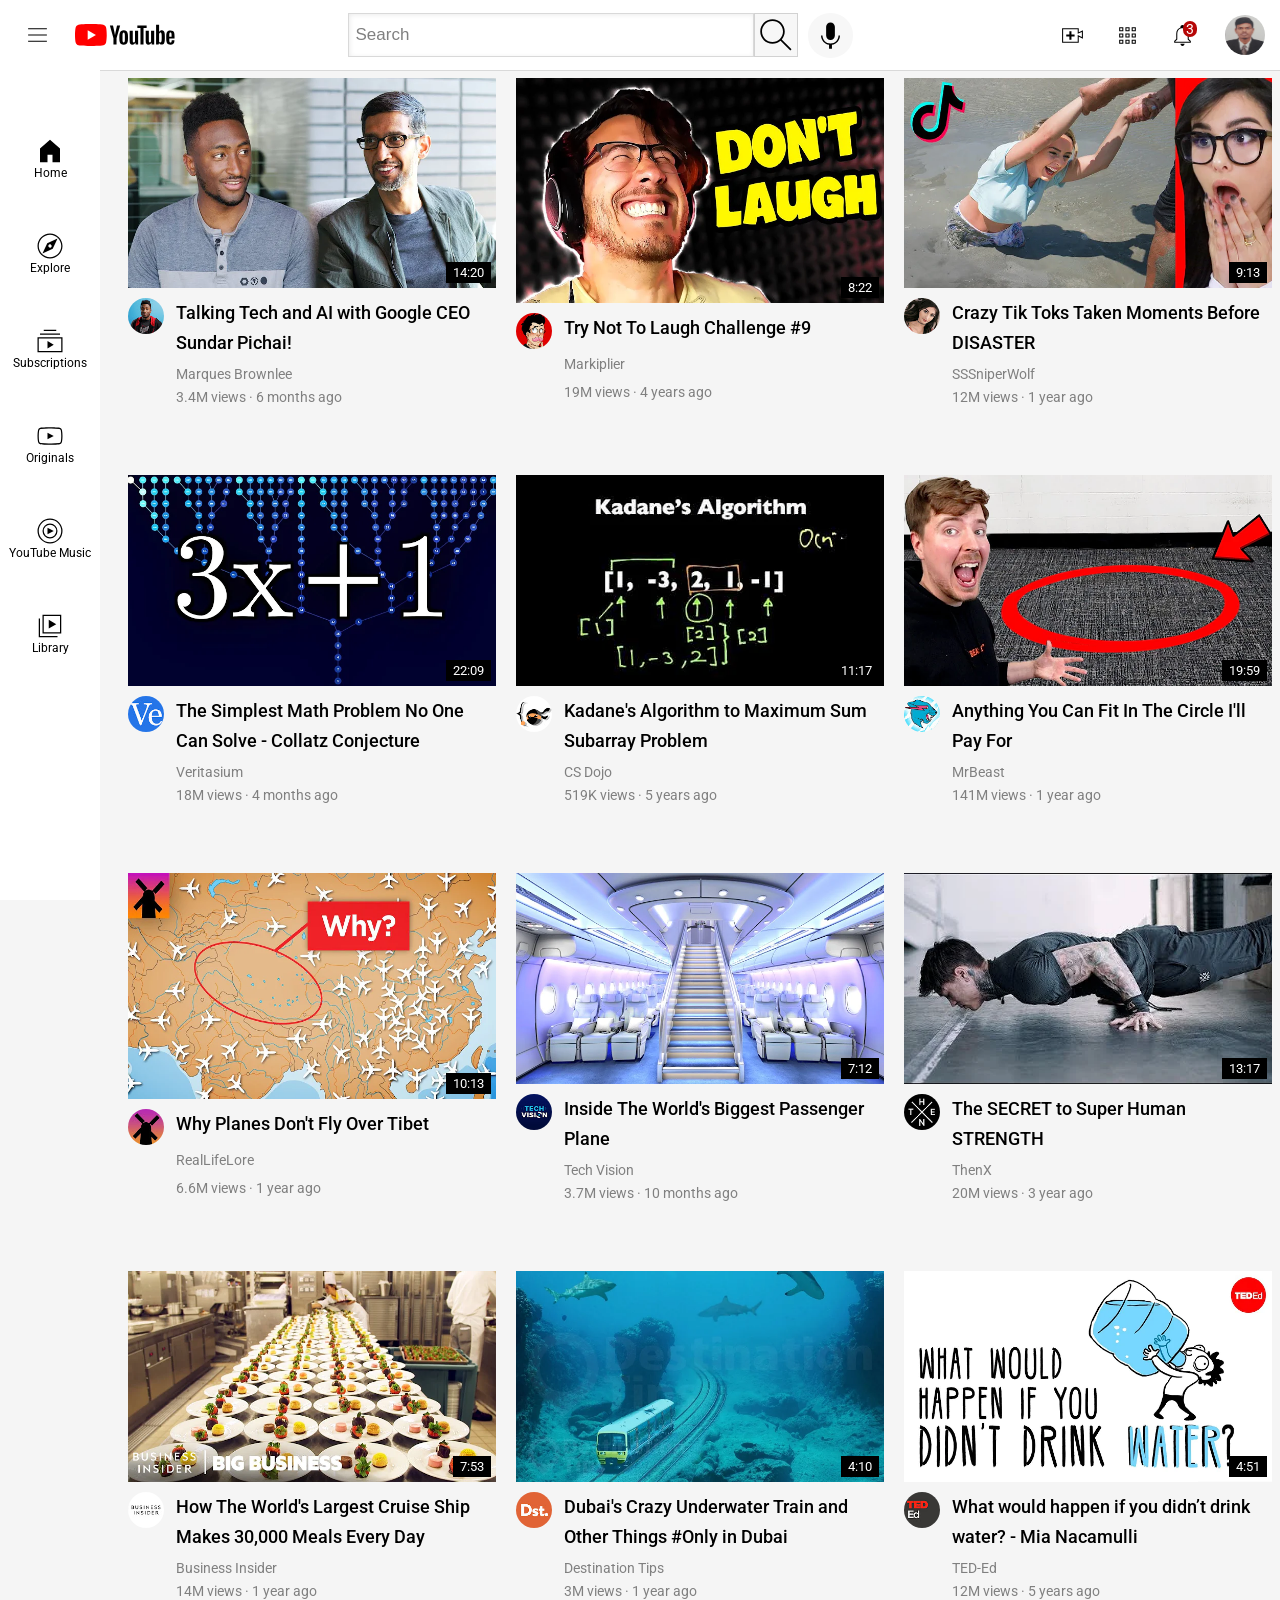
<file: index.html>
<!DOCTYPE html>
<html>
  <head>
    <title>YoutubeRepository.com</title>
    <link rel="preconnect" href="https://fonts.googleapis.com">
    <link rel="preconnect" href="https://fonts.gstatic.com" crossorigin>
    <link href="https://fonts.googleapis.com/css2?family=Montserrat:ital,wght@0,700;1,400&family=Roboto:wght@400;500;700&display=swap" rel="stylesheet">

    <link rel="stylesheet" href="general.css">
    <link rel="stylesheet" href="video.css">
    <link rel="stylesheet" href="header.css">
    <link rel="stylesheet" href="sidebar.css">
    <style>
      
    </style>
  </head>
  <body>
    <div class="header">
      <div class="left">
        <img class="hamburger-menu" src="icons/hamburger-menu.svg">
        <img class="youtube-logo"src="icons/youtube-logo.svg">
      </div>
      <div class="middle">
        <input class="searchbar" type="text" placeholder="Search">
        <div class="tools">
          <img class="Search-icon" src="icons/search.svg">
          <div class="tooltip">Search</div>
        </div>
        <div class="tools">
          <img class="mic-icon" src="icons/voice-search-icon.svg">
          <div class="tooltip">Search with your voice</div>
        </div>
        
      </div>
      <div class="right">
        <div class="tools">
          <img class="create-icon" src="icons/upload.svg">
          <div class="tooltip">Create</div>
        </div>
        <div class="tools">
          <img class="apps-icon" src="icons/youtube-apps.svg">
          <div class="tooltip">YouTube apps</div>
        </div>
        <div class="notification-block">
          <img class="notification-icon" src="icons/notifications.svg">
          <div class="tooltip">notifications</div>
          <div class="count">3</div>
          
        </div>  
        <img class="current-user" src="profile/vigneswaran coat.png">
      </div>
    </div>


    <div class="sidebar">
     <div class="home-blocks">
      <img class="sidebar-icon" src="icons/home.svg">
      Home
     </div>
     <div class="explore-blocks">
      <img class="sidebar-icon" src="icons/explore.svg">
      Explore
     </div>
     <div class="Subscription-blocks">
      <img class="sidebar-icon" src="icons/subscriptions.svg">
      Subscriptions
     </div>
     <div class="originals-blocks">
      <img class="sidebar-icon" src="icons/originals.svg">
      Originals
     </div>
     <div class="youtube-music-blocks">
      <img class="sidebar-icon" src="icons/youtube-music.svg">
      YouTube Music
     </div>
     <div class="library-blocks">
      <img class="sidebar-icon" src="icons/library.svg">
      Library
     </div>
    </div>


    <div class="main-grid">


      <div class="section">
        <div class="video-img">
          <a href="https://www.youtube.com/watch?v=n2RNcPRtAiY">
            <img class="i-video-img" src="videos/thumbnail-1.webp">
          </a>
          <div class="time">
            14:20
          </div>
        </div>
        <div class="video-info">
          <div class="profile-pic">
            <img class="i-profile-pic" src="profile/channel-1.jpeg">
          </div>
          <div class="other-info">
            <div class="video-name">
              <p class="p-video-name">
                Talking Tech and AI with Google CEO Sundar Pichai!
              </p>
            </div>
            <div class="youtuber-name">
              <p class="p-youtuber-name">
                Marques Brownlee
              </p>
            </div>
            <div class="views">
              <p class="p-views">
                3.4M views · 6 months ago
              </p>
            </div>
          </div>
        </div>
      </div>

      <div class="section">
        <div class="video-img">
          <a href="https://www.youtube.com/watch?v=mP0RAo9SKZk">
            <img class="i-video-img" src="videos/thumbnail-2.webp">
          </a>
          <div class="time">
            8:22
          </div>
        </div>
        <div class="video-info">
          <div class="profile-pic">
            <img class="i-profile-pic" src="profile/channel-2.jpeg">
          </div>
          <div class="other-info">
            <div class="video-name">
              <p class="p-video-name">
                Try Not To Laugh Challenge #9
              </p>
            </div>
            <div class="youtuber-name">
              <p class="p-youtuber-name">
                Markiplier
              </p>
            </div>
            <div class="views">
              <p class="p-views">
                19M views · 4 years ago
              </p>
            </div>
          </div>
        </div>
      </div>

      <div class="section">
        <div class="video-img">
          <a href="https://www.youtube.com/watch?v=FgjPQQeTh1w">
            <img class="i-video-img" src="videos/thumbnail-3.webp">
          </a>
          <div class="time">
            9:13
          </div>
        </div>
        <div class="video-info">
          <div class="profile-pic">
            <img class="i-profile-pic" src="profile/channel-3.jpeg">
          </div>
          <div class="other-info">
            <div class="video-name">
              <p class="p-video-name">
                Crazy Tik Toks Taken Moments Before DISASTER
              </p>
            </div>
            <div class="youtuber-name">
              <p class="p-youtuber-name">
                SSSniperWolf
              </p>
            </div>
            <div class="views">
              <p class="p-views">
                12M views · 1 year ago
              </p>
            </div>
          </div>
        </div>
      </div>

      <div class="section">
        <div class="video-img">
          <a href="https://www.youtube.com/watch?v=094y1Z2wpJg">
            <img class="i-video-img" src="videos/thumbnail-4.webp">
          </a>
          <div class="time">
            22:09
          </div>
        </div>
        <div class="video-info">
          <div class="profile-pic">
            <img class="i-profile-pic" src="profile/channel-4.jpeg">
          </div>
          <div class="other-info">
            <div class="video-name">
              <p class="p-video-name">
                The Simplest Math Problem No One Can Solve - Collatz Conjecture
              </p>
            </div>
            <div class="youtuber-name">
              <p class="p-youtuber-name">
                Veritasium
              </p>
            </div>
            <div class="views">
              <p class="p-views">
                18M views · 4 months ago
              </p>
            </div>
          </div>
        </div>
      </div>

      <div class="section">
        <div class="video-img">
          <a href="https://www.youtube.com/watch?v=86CQq3pKSUw">
            <img class="i-video-img" src="videos/thumbnail-5.webp">
          </a>
          <div class="time">
            11:17
          </div>
        </div>
        <div class="video-info">
          <div class="profile-pic">
            <img class="i-profile-pic" src="profile/channel-5.jpeg">
          </div>
          <div class="other-info">
            <div class="video-name">
              <p class="p-video-name">
                Kadane's Algorithm to Maximum Sum Subarray Problem
              </p>
            </div>
            <div class="youtuber-name">
              <p class="p-youtuber-name">
                CS Dojo
              </p>
            </div>
            <div class="views">
              <p class="p-views">
                519K views · 5 years ago
              </p>
            </div>
          </div>
        </div>
      </div>

      <div class="section">
        <div class="video-img">
          <a href="https://www.youtube.com/watch?v=yXWw0_UfSFg">
            <img class="i-video-img" src="videos/thumbnail-6.webp">
          </a>
          <div class="time">
            19:59
          </div>
        </div>
        <div class="video-info">
          <div class="profile-pic">
            <img class="i-profile-pic" src="profile/channel-6.jpeg">
          </div>
          <div class="other-info">
            <div class="video-name">
              <p class="p-video-name">
                Anything You Can Fit In The Circle I'll Pay For
              </p>
            </div>
            <div class="youtuber-name">
              <p class="p-youtuber-name">
                MrBeast
              </p>
            </div>
            <div class="views">
              <p class="p-views">
                141M views · 1 year ago
              </p>
            </div>
          </div>
        </div>
      </div>

      <div class="section">
        <div class="video-img">
          <a href="https://www.youtube.com/watch?v=fNVa1qMbF9Y">
            <img class="i-video-img" src="videos/thumbnail-7.webp">
          </a>
          <div class="time">
            10:13
          </div>
        </div>
        <div class="video-info">
          <div class="profile-pic">
            <img class="i-profile-pic" src="profile/channel-7.jpeg">
          </div>
          <div class="other-info">
            <div class="video-name">
              <p class="p-video-name">
                Why Planes Don't Fly Over Tibet
              </p>
            </div>
            <div class="youtuber-name">
              <p class="p-youtuber-name">
                RealLifeLore
              </p>
            </div>
            <div class="views">
              <p class="p-views">
                6.6M views · 1 year ago
              </p>
            </div>
          </div>
        </div>
      </div>

      <div class="section">
        <div class="video-img">
          <a href="https://www.youtube.com/watch?v=lFm4EM1juls">
            <img class="i-video-img" src="videos/thumbnail-8.webp">
          </a>
          <div class="time">
            7:12
          </div>
        </div>
        <div class="video-info">
          <div class="profile-pic">
            <img class="i-profile-pic" src="profile/channel-8.jpeg">
          </div>
          <div class="other-info">
            <div class="video-name">
              <p class="p-video-name">
                Inside The World's Biggest Passenger Plane
              </p>
            </div>
            <div class="youtuber-name">
              <p class="p-youtuber-name">
                Tech Vision
              </p>
            </div>
            <div class="views">
              <p class="p-views">
                3.7M views · 10 months ago
              </p>
            </div>
          </div>
        </div>
      </div>

      <div class="section">
        <div class="video-img">
          <a href="https://www.youtube.com/watch?v=ixmxOlcrlUc">
            <img class="i-video-img" src="videos/thumbnail-9.webp">
          </a>
          <div class="time">
            13:17
          </div>
        </div>
        <div class="video-info">
          <div class="profile-pic">
            <img class="i-profile-pic" src="profile/channel-9.jpeg">
          </div>
          <div class="other-info">
            <div class="video-name">
              <p class="p-video-name">
                The SECRET to Super Human STRENGTH
              </p>
            </div>
            <div class="youtuber-name">
              <p class="p-youtuber-name">
                ThenX
              </p>
            </div>
            <div class="views">
              <p class="p-views">
                20M views · 3 year ago
              </p>
            </div>
          </div>
        </div>
      </div>

      <div class="section">
        <div class="video-img">
          <a href="https://www.youtube.com/watch?v=R2vXbFp5C9o">
            <img class="i-video-img" src="videos/thumbnail-10.webp">
          </a>
          <div class="time">
            7:53
          </div>
        </div>
        <div class="video-info">
          <div class="profile-pic">
            <img class="i-profile-pic" src="profile/channel-10.jpeg">
          </div>
          <div class="other-info">
            <div class="video-name">
              <p class="p-video-name"> 
                How The World's Largest Cruise Ship Makes 30,000 Meals Every Day
              </p>
            </div>
            <div class="youtuber-name">
              <p class="p-youtuber-name">
                Business Insider
              </p>
            </div>
            <div class="views">
              <p class="p-views">
                14M views · 1 year ago
              </p>
            </div>
          </div>
        </div>
      </div>

      <div class="section">
        <div class="video-img">
          <a href="https://www.youtube.com/watch?v=0nZuYyXET3s">
            <img class="i-video-img" src="videos/thumbnail-11.webp">
          </a>
          <div class="time">
            4:10
          </div>
        </div>
        <div class="video-info">
          <div class="profile-pic">
            <img class="i-profile-pic" src="profile/channel-11.jpeg">
          </div>
          <div class="other-info">
            <div class="video-name">
              <p class="p-video-name">
                Dubai's Crazy Underwater Train and Other Things #Only in Dubai
              </p>
            </div>
            <div class="youtuber-name">
              <p class="p-youtuber-name">
                Destination Tips
              </p>
            </div>
            <div class="views">
              <p class="p-views">
                3M views · 1 year ago
              </p>
            </div>
          </div>
        </div>
      </div>

      <div class="section">
        <div class="video-img">
          <a href="https://www.youtube.com/watch?v=9iMGFqMmUFs">
            <img class="i-video-img" src="videos/thumbnail-12.webp">
          </a>
          <div class="time">
            4:51
          </div>
        </div>
        <div class="video-info">
          <div class="profile-pic">
            <img class="i-profile-pic" src="profile/channel-12.jpeg">
          </div>
          <div class="other-info">
            <div class="video-name">
              <p class="p-video-name">
                What would happen if you didn’t drink water? - Mia Nacamulli
              </p>
            </div>
            <div class="youtuber-name">
              <p class="p-youtuber-name">
                TED-Ed
              </p>
            </div>
            <div class="views">
              <p class="p-views">
                12M views · 5 years ago
              </p>
            </div>
          </div>
        </div>
      </div>

    </div>
  </body>
</html>
</file>
<file: general.css>
div
      {
        margin:0;
      }
      body
      {
        font-family: roboto, arial;
        padding-top: 70px;
        padding-left: 100px;
        background-color: whitesmoke;

      }
      p
      {
        margin:0;
      }
</file>
<file: video.css>
.main-grid
      {
        display: grid;
        grid-template-columns: 1fr 1fr 1fr 1fr;
        margin-left: 20px;
        column-gap: 20px;
        row-gap: 70px;
        z-index: 1;
        background-color: whitesmoke;
      }
      .section
      {
        z-index: 1;
        display:grid;
      }
      .video-img
      {
        position:relative;
        margin-bottom: 10px;
        display:grid;
      }
      .i-video-img
      {
        width:100%;
        height: 100%;;
      }
      .video-info
      {
        display:grid;
        grid-template-columns:40px 1fr;
        align-items: top;
        column-gap: 8px;
      }
      .time
      {
        position: absolute;       
        background-color: black;
        color: white;
        bottom: 5px;
        right: 5px;
        
        padding:3px 7px;
        font-size: 13px;

      }
      .profile-pic
      {
        
      }
      .i-profile-pic
      {
        width:36px;
        height: 36px;
        border-radius: 18px;
      }
      .other-info
      {
        display:grid;

      }
      .p-video-name
      {
        font-size: 18px;
        font-weight: 500;
        line-height: 30px;
      }
      .p-youtuber-name
      {
        margin-top: 8px;
        color:gray;
        font-size: 14px;
      }
      .p-views
      {
        color:gray;
        margin-top: 7px;
        font-size: 14px;
      }
      @media(max-width:1300px)
      {
        .main-grid
        {
          grid-template-columns: 1fr 1fr 1fr;
        }
      }
      @media (max-width:700px)
      {
        .main-grid
        {
          grid-template-columns: 1fr 1fr;
        }
      }
</file>
<file: header.css>
.header
      {
        display:flex;
        position: fixed;
        z-index: 100;
        top:0;
        right:0;
        left:0;
        height:70px;
        background-color: white;
        justify-content: space-between;
        border-bottom: 1px solid rgba(1,1,1,0.15);
      }
      .left
      {
        width:220px;
        display: flex;
        align-items: center;
      }
      .hamburger-menu
      {
        width:25px;
        margin-left: 25px;
        margin-right: 25px;
      }
      .youtube-logo
      {
        width:100px;
      }

      .middle
      {
        flex:1;
        display:flex;
        align-items: center;
        justify-content: center;
        
      }
      .searchbar
      {
        width:100%;
        max-width:400px;
        min-width:100px;
        height: 40px;
        border: 1px solid rgba(1, 1, 1,0.15);
        box-shadow: inset 1px 1px 5px rgba(1,1,1,0.08);

      }
      .searchbar::placeholder
      {
        font-size: 17px;
        padding-left: 5px;
        color: grey;
        vertical-align: center;
      }
      .Search-icon
      {
        width:42px;
        height:42px;
        background-color: rgb(247, 247, 247);
        border: 1px solid rgba(1, 1, 1,0.15);

      }
      .tools
      {
        display:flex;
        align-items: center;
        position: relative;
      }
      .mic-icon
      {
        width:35px;
        height: 35px;
        border:none;
        border-radius: 22px;
        background-color: rgb(247, 247, 247);
        margin-left: 10px;
        object-fit: contain;
        padding: 5px;

      }
      .right
      {
        display:flex;
        width:300px;
        justify-content: end;
        align-items: center;
        column-gap: 30px;
        position: relative;
      }
      .create-icon,
      .apps-icon,
      .notification-icon
      {
        width:25px;


      }
      .current-user
      {
        width: 40px;
        height: 40px;
        border-radius: 20px;
        margin-right: 15px;
      }
      .tooltip
      {
        display: flex;
        align-items: center;
        position: absolute;
        bottom: -50px;
        font:roboto;
        color:white;
        background-color: grey;
        padding-top: 4px;
        padding-bottom: 4px;
        padding-left: 8px;
        padding-right: 8px;
        border-radius: 2px;
        font-size: 12px;
        opacity: 0;
        height: 20px;
        white-space: nowrap;
      }
      .tools:hover .tooltip
      {
        opacity:0.8;
      }
      .notification-block:hover .tooltip
      {
        opacity:0.8;
      }
      .notification-block
      {
        display:flex;
        align-items: center;
        position: relative;
      }
      .count
      {
        position: absolute;
        text-align: center;
        background-color: rgb(182, 7, 7);
        color:white;
        border: none;
        width:14px;
        height: 14px;
        border-radius: 7px;
        font-size: 14px;
        padding-bottom: 2px;
        top:-2px;
        right:-2px;
      }
</file>
<file: sidebar.css>
.sidebar
      {
        z-index:101;
        display: flex;
        position: fixed;
        top:70px;
        bottom: 0px;
        left:0px;
        flex-direction: column;
        width:100px;
        background-color: white;
        padding-top: 40px;
      }
      .home-blocks,
      .explore-blocks,
      .Subscription-blocks,
      .originals-blocks,
      .youtube-music-blocks,
      .library-blocks
      {
        width:100px;
        height: 95px;
        display: flex;
        flex-direction: column;
        align-items: center;
        justify-content: center;
      }
      .home-blocks:hover,
      .explore-blocks:hover,
      .Subscription-blocks:hover,
      .originals-blocks:hover,
      .youtube-music-blocks:hover,
      .library-blocks:hover
      {
        background-color: lightgrey;
      }
      .sidebar div
      {
        font-size: 12px;
      }
      .sidebar-icon
      {
        width:30px;
      }
</file>
